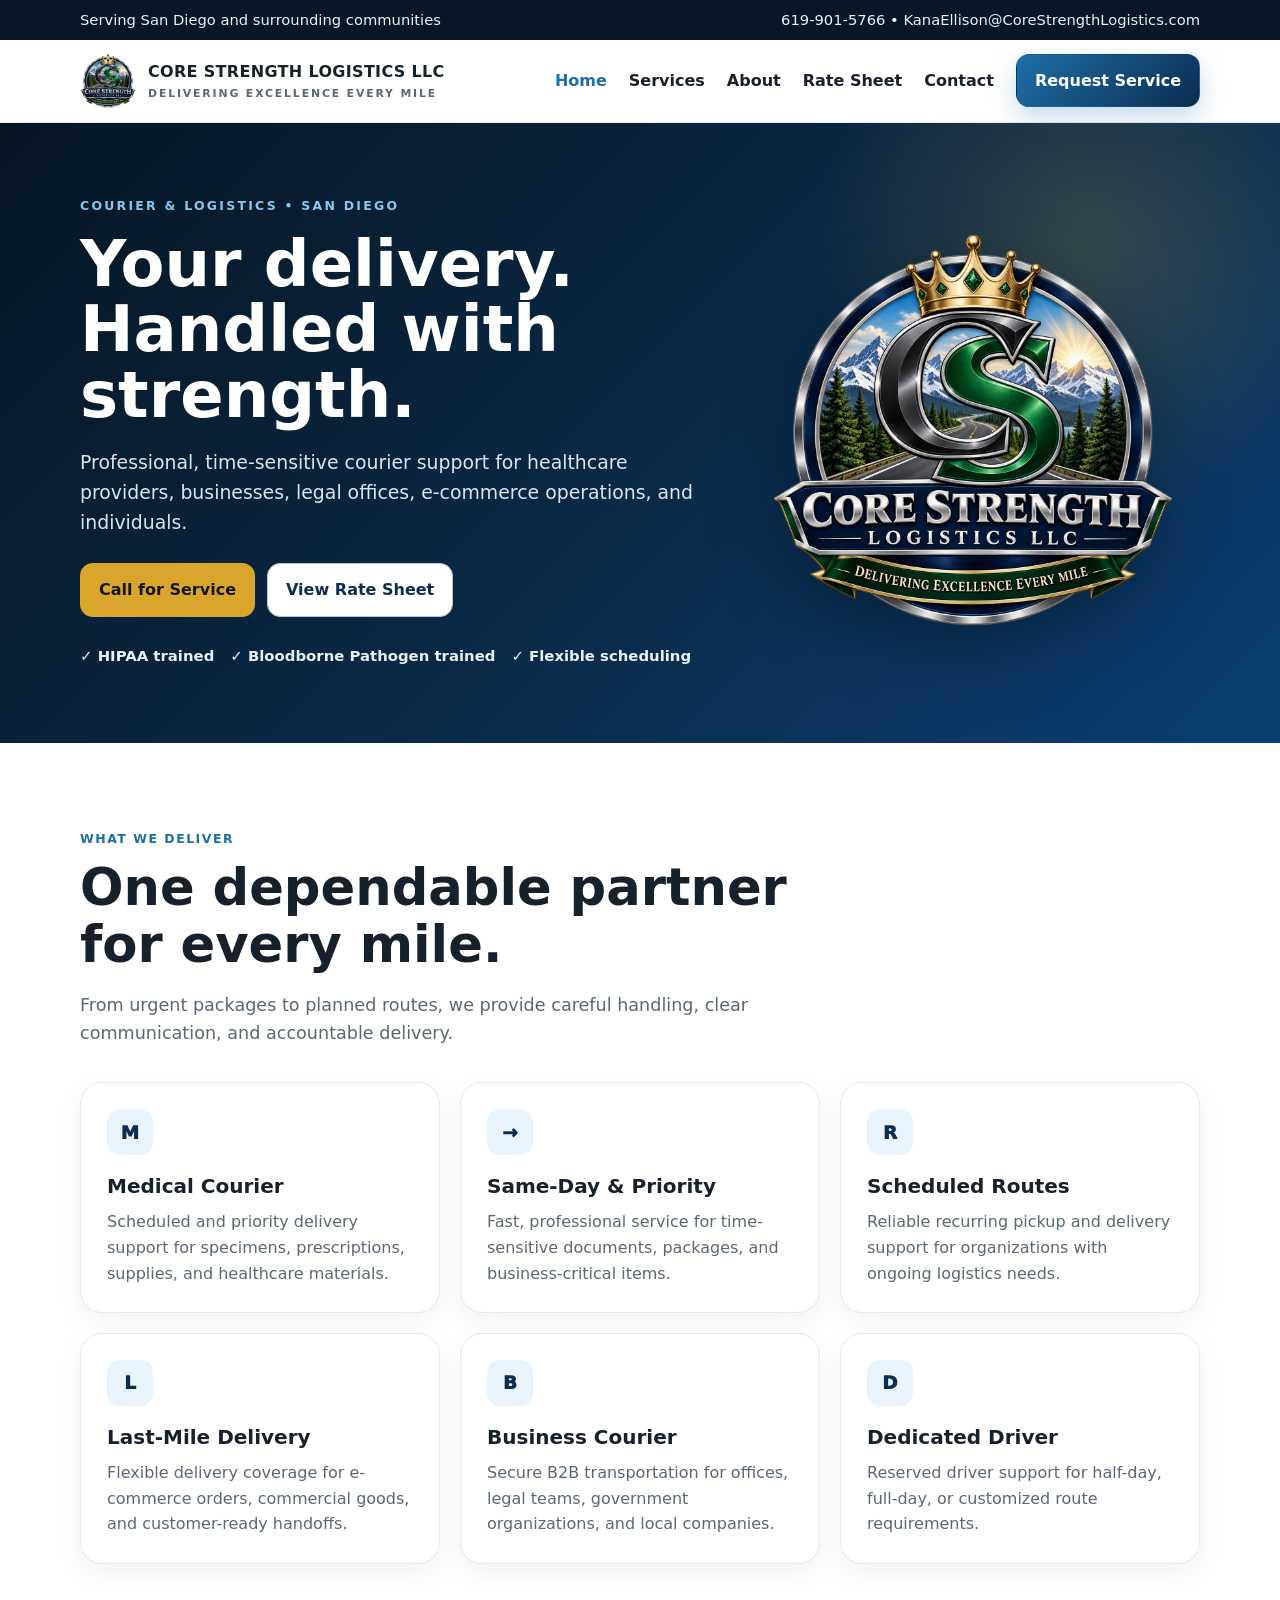
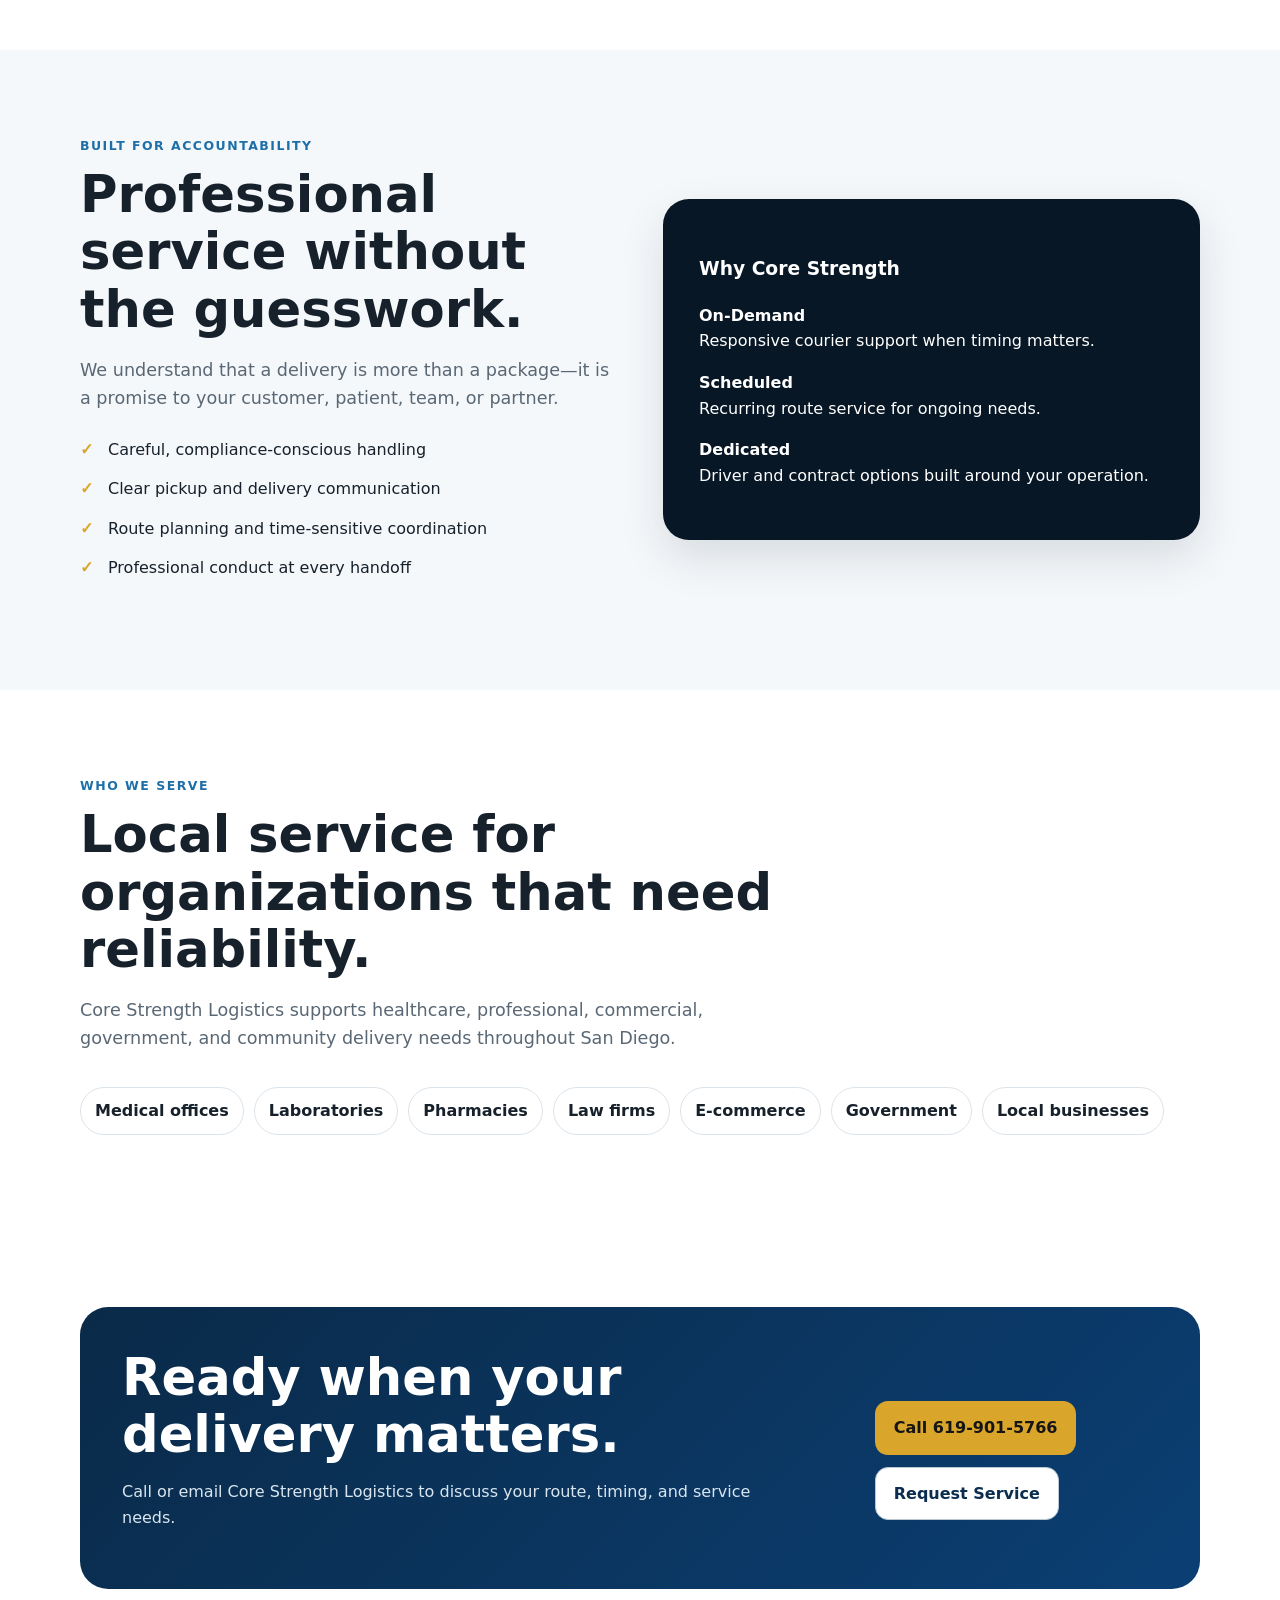
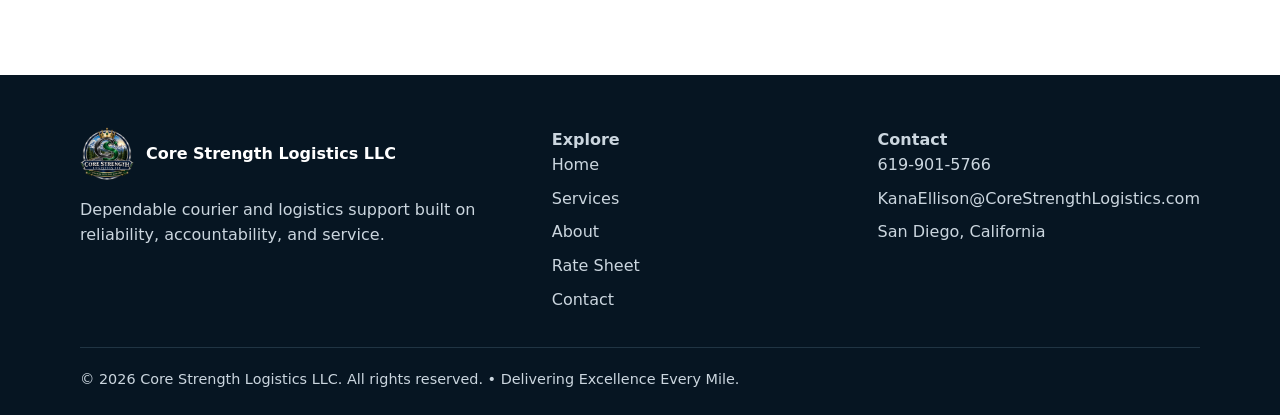
<file: index.html>
<!doctype html>
<html lang="en">
<head>
<meta charset="utf-8"><meta name="viewport" content="width=device-width,initial-scale=1">
<meta http-equiv="Content-Security-Policy" content="default-src 'self'; base-uri 'self'; form-action 'self'">
<title>Core Strength Logistics LLC | San Diego Courier & Logistics</title>
<meta name="description" content="Professional courier and logistics services in San Diego, including medical courier, same-day, scheduled routes, last-mile and dedicated driver support.">
<link rel="icon" href="assets/img/logo.png" type="image/png">
<link rel="stylesheet" href="assets/css/base.css">
<link rel="stylesheet" href="assets/css/layout.css">
<link rel="stylesheet" href="assets/css/components.css">
<link rel="stylesheet" href="assets/css/pages.css">
</head>
<body>

<a class="skip" href="#main">Skip to content</a>
<div class="topbar"><div class="container"><span>Serving San Diego and surrounding communities</span><span><a href="tel:+16199015766">619-901-5766</a> • <a href="mailto:KanaEllison@CoreStrengthLogistics.com">KanaEllison@CoreStrengthLogistics.com</a></span></div></div>
<header class="site-header">
  <div class="container nav">
    <a class="brand" href="index.html" aria-label="Core Strength Logistics home"><img src="assets/img/logo.png" alt=""><span>CORE STRENGTH LOGISTICS LLC<small>DELIVERING EXCELLENCE EVERY MILE</small></span></a>
    <button class="menu" aria-label="Toggle navigation" aria-expanded="false">☰</button>
    <nav class="navlinks" aria-label="Primary"><a href="index.html" aria-current="page">Home</a>
<a href="services.html" >Services</a>
<a href="about.html" >About</a>
<a href="rates.html" >Rate Sheet</a>
<a href="contact.html" >Contact</a><a class="btn btn-primary" href="contact.html#request">Request Service</a></nav>
  </div>
</header>
<main id="main">
<section class="hero"><div class="container hero-grid">
  <div><div class="eyebrow">Courier & Logistics • San Diego</div><h1>Your delivery.<br>Handled with strength.</h1>
  <p>Professional, time-sensitive courier support for healthcare providers, businesses, legal offices, e-commerce operations, and individuals.</p>
  <div class="hero-actions"><a class="btn btn-gold" href="tel:+16199015766">Call for Service</a><a class="btn btn-outline" href="rates.html">View Rate Sheet</a></div>
  <div class="checks"><span>✓ HIPAA trained</span><span>✓ Bloodborne Pathogen trained</span><span>✓ Flexible scheduling</span></div></div>
  <div class="hero-logo"><img src="assets/img/logo.png" alt="Core Strength Logistics crowned CS mountain and highway emblem"></div>
</div></section>
<section class="section"><div class="container"><div class="section-head"><div class="kicker">What we deliver</div><h2>One dependable partner for every mile.</h2><p class="lead">From urgent packages to planned routes, we provide careful handling, clear communication, and accountable delivery.</p></div>
<div class="grid-3">
  <article class="card"><div class="icon">M</div><h3>Medical Courier</h3><p>Scheduled and priority delivery support for specimens, prescriptions, supplies, and healthcare materials.</p></article>
  <article class="card"><div class="icon">→</div><h3>Same-Day & Priority</h3><p>Fast, professional service for time-sensitive documents, packages, and business-critical items.</p></article>
  <article class="card"><div class="icon">R</div><h3>Scheduled Routes</h3><p>Reliable recurring pickup and delivery support for organizations with ongoing logistics needs.</p></article>
  <article class="card"><div class="icon">L</div><h3>Last-Mile Delivery</h3><p>Flexible delivery coverage for e-commerce orders, commercial goods, and customer-ready handoffs.</p></article>
  <article class="card"><div class="icon">B</div><h3>Business Courier</h3><p>Secure B2B transportation for offices, legal teams, government organizations, and local companies.</p></article>
  <article class="card"><div class="icon">D</div><h3>Dedicated Driver</h3><p>Reserved driver support for half-day, full-day, or customized route requirements.</p></article>
</div></div></section>
<section class="section alt"><div class="container two-col">
  <div><div class="kicker">Built for accountability</div><h2>Professional service without the guesswork.</h2><p class="lead">We understand that a delivery is more than a package—it is a promise to your customer, patient, team, or partner.</p>
  <ul class="list-check"><li>Careful, compliance-conscious handling</li><li>Clear pickup and delivery communication</li><li>Route planning and time-sensitive coordination</li><li>Professional conduct at every handoff</li></ul></div>
  <div class="panel"><h3>Why Core Strength</h3><p><strong>On-Demand</strong><br>Responsive courier support when timing matters.</p><p><strong>Scheduled</strong><br>Recurring route service for ongoing needs.</p><p><strong>Dedicated</strong><br>Driver and contract options built around your operation.</p></div>
</div></section>
<section class="section"><div class="container"><div class="section-head"><div class="kicker">Who we serve</div><h2>Local service for organizations that need reliability.</h2><p class="lead">Core Strength Logistics supports healthcare, professional, commercial, government, and community delivery needs throughout San Diego.</p></div>
<div class="pills"><span class="pill">Medical offices</span><span class="pill">Laboratories</span><span class="pill">Pharmacies</span><span class="pill">Law firms</span><span class="pill">E-commerce</span><span class="pill">Government</span><span class="pill">Local businesses</span></div></div></section>
<section class="section"><div class="container"><div class="cta"><div><h2>Ready when your delivery matters.</h2><p>Call or email Core Strength Logistics to discuss your route, timing, and service needs.</p></div><div class="cta-actions"><a class="btn btn-gold" href="tel:+16199015766">Call 619-901-5766</a><a class="btn btn-outline" href="contact.html#request">Request Service</a></div></div></div></section>
</main>

<footer>
  <div class="container">
    <div class="footer-grid">
      <div><div class="footer-brand"><img src="assets/img/logo.png" alt=""><span>Core Strength Logistics LLC</span></div><p>Dependable courier and logistics support built on reliability, accountability, and service.</p></div>
      <div><strong>Explore</strong><div class="footer-links"><a href="index.html">Home</a><a href="services.html">Services</a><a href="about.html">About</a><a href="rates.html">Rate Sheet</a><a href="contact.html">Contact</a></div></div>
      <div><strong>Contact</strong><div class="footer-links"><a href="tel:+16199015766">619-901-5766</a><a href="mailto:KanaEllison@CoreStrengthLogistics.com">KanaEllison@CoreStrengthLogistics.com</a><span>San Diego, California</span></div></div>
    </div>
    <div class="copyright">© 2026 Core Strength Logistics LLC. All rights reserved. • Delivering Excellence Every Mile.</div>
  </div>
</footer>
<script type="module" src="assets/js/main.js"></script>

</body></html>
</file>
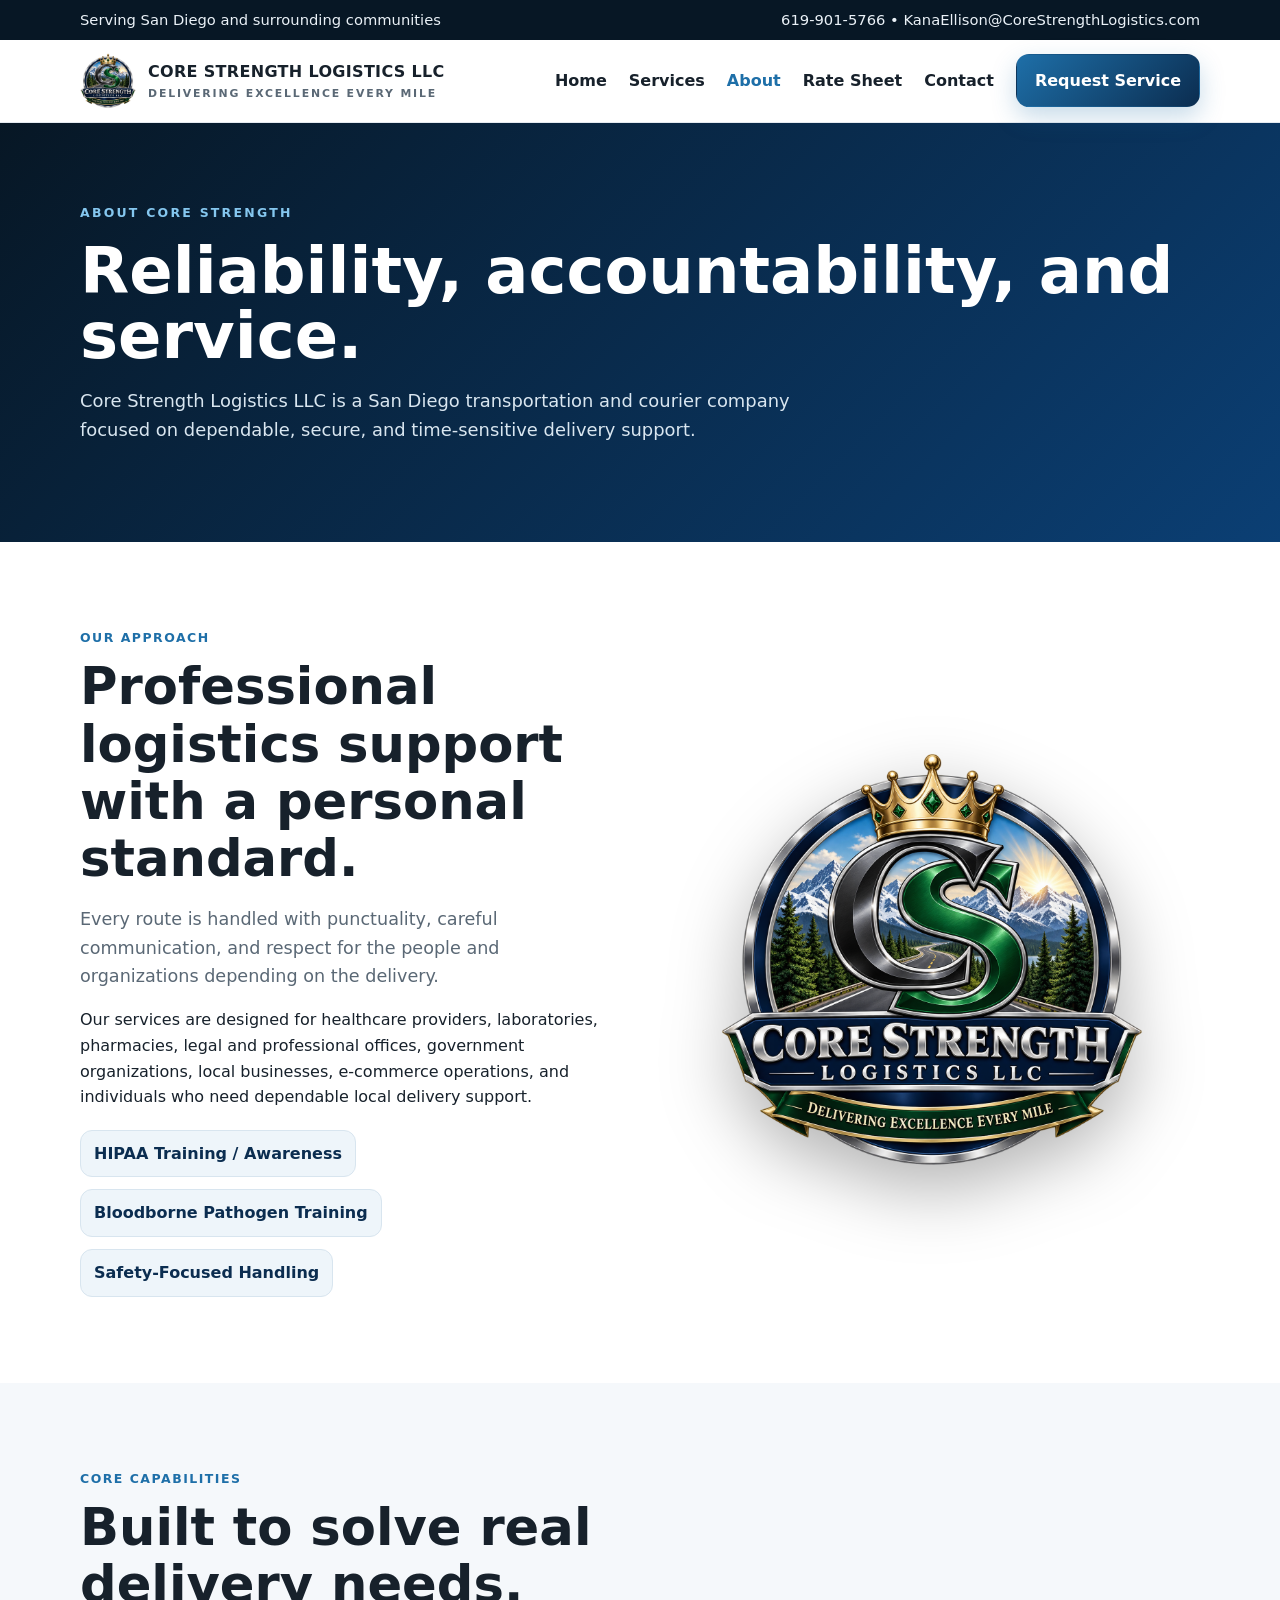
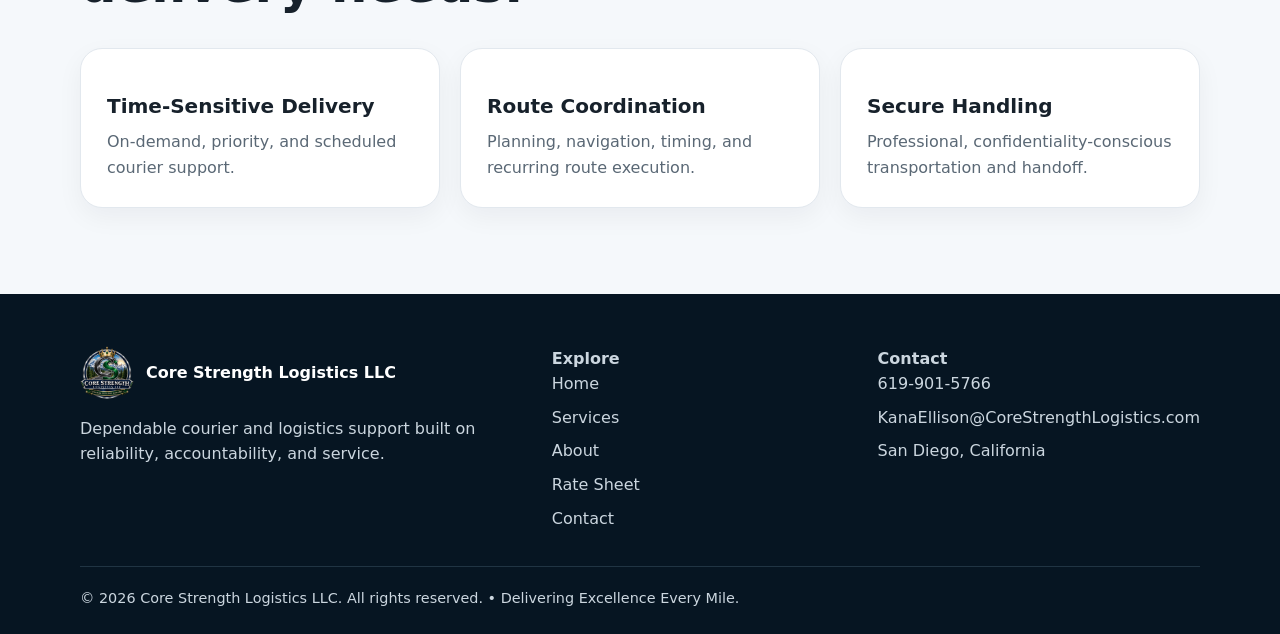
<file: about.html>
<!doctype html>
<html lang="en">
<head>
<meta charset="utf-8"><meta name="viewport" content="width=device-width,initial-scale=1">
<meta http-equiv="Content-Security-Policy" content="default-src 'self'; base-uri 'self'; form-action 'self'">
<title>About | Core Strength Logistics LLC</title>
<meta name="description" content="About Core Strength Logistics LLC, a San Diego courier and logistics company focused on dependable, secure and time-sensitive delivery.">
<link rel="icon" href="assets/img/logo.png" type="image/png">
<link rel="stylesheet" href="assets/css/base.css">
<link rel="stylesheet" href="assets/css/layout.css">
<link rel="stylesheet" href="assets/css/components.css">
<link rel="stylesheet" href="assets/css/pages.css">
</head>
<body>

<a class="skip" href="#main">Skip to content</a>
<div class="topbar"><div class="container"><span>Serving San Diego and surrounding communities</span><span><a href="tel:+16199015766">619-901-5766</a> • <a href="mailto:KanaEllison@CoreStrengthLogistics.com">KanaEllison@CoreStrengthLogistics.com</a></span></div></div>
<header class="site-header">
  <div class="container nav">
    <a class="brand" href="index.html" aria-label="Core Strength Logistics home"><img src="assets/img/logo.png" alt=""><span>CORE STRENGTH LOGISTICS LLC<small>DELIVERING EXCELLENCE EVERY MILE</small></span></a>
    <button class="menu" aria-label="Toggle navigation" aria-expanded="false">☰</button>
    <nav class="navlinks" aria-label="Primary"><a href="index.html" >Home</a>
<a href="services.html" >Services</a>
<a href="about.html" aria-current="page">About</a>
<a href="rates.html" >Rate Sheet</a>
<a href="contact.html" >Contact</a><a class="btn btn-primary" href="contact.html#request">Request Service</a></nav>
  </div>
</header>
<main id="main">
<section class="page-hero"><div class="container"><div class="eyebrow">About Core Strength</div><h1>Reliability, accountability, and service.</h1><p>Core Strength Logistics LLC is a San Diego transportation and courier company focused on dependable, secure, and time-sensitive delivery support.</p></div></section>
<section class="section"><div class="container two-col"><div><div class="kicker">Our approach</div><h2>Professional logistics support with a personal standard.</h2><p class="lead">Every route is handled with punctuality, careful communication, and respect for the people and organizations depending on the delivery.</p><p>Our services are designed for healthcare providers, laboratories, pharmacies, legal and professional offices, government organizations, local businesses, e-commerce operations, and individuals who need dependable local delivery support.</p><div class="badge-row"><span class="badge">HIPAA Training / Awareness</span><span class="badge">Bloodborne Pathogen Training</span><span class="badge">Safety-Focused Handling</span></div></div><div class="hero-logo"><img src="assets/img/logo.png" alt="Core Strength Logistics emblem"></div></div></section>
<section class="section alt"><div class="container"><div class="section-head"><div class="kicker">Core capabilities</div><h2>Built to solve real delivery needs.</h2></div><div class="grid-3">
<article class="card"><h3>Time-Sensitive Delivery</h3><p>On-demand, priority, and scheduled courier support.</p></article>
<article class="card"><h3>Route Coordination</h3><p>Planning, navigation, timing, and recurring route execution.</p></article>
<article class="card"><h3>Secure Handling</h3><p>Professional, confidentiality-conscious transportation and handoff.</p></article>
</div></div></section>
</main>

<footer>
  <div class="container">
    <div class="footer-grid">
      <div><div class="footer-brand"><img src="assets/img/logo.png" alt=""><span>Core Strength Logistics LLC</span></div><p>Dependable courier and logistics support built on reliability, accountability, and service.</p></div>
      <div><strong>Explore</strong><div class="footer-links"><a href="index.html">Home</a><a href="services.html">Services</a><a href="about.html">About</a><a href="rates.html">Rate Sheet</a><a href="contact.html">Contact</a></div></div>
      <div><strong>Contact</strong><div class="footer-links"><a href="tel:+16199015766">619-901-5766</a><a href="mailto:KanaEllison@CoreStrengthLogistics.com">KanaEllison@CoreStrengthLogistics.com</a><span>San Diego, California</span></div></div>
    </div>
    <div class="copyright">© 2026 Core Strength Logistics LLC. All rights reserved. • Delivering Excellence Every Mile.</div>
  </div>
</footer>
<script type="module" src="assets/js/main.js"></script>

</body></html>
</file>
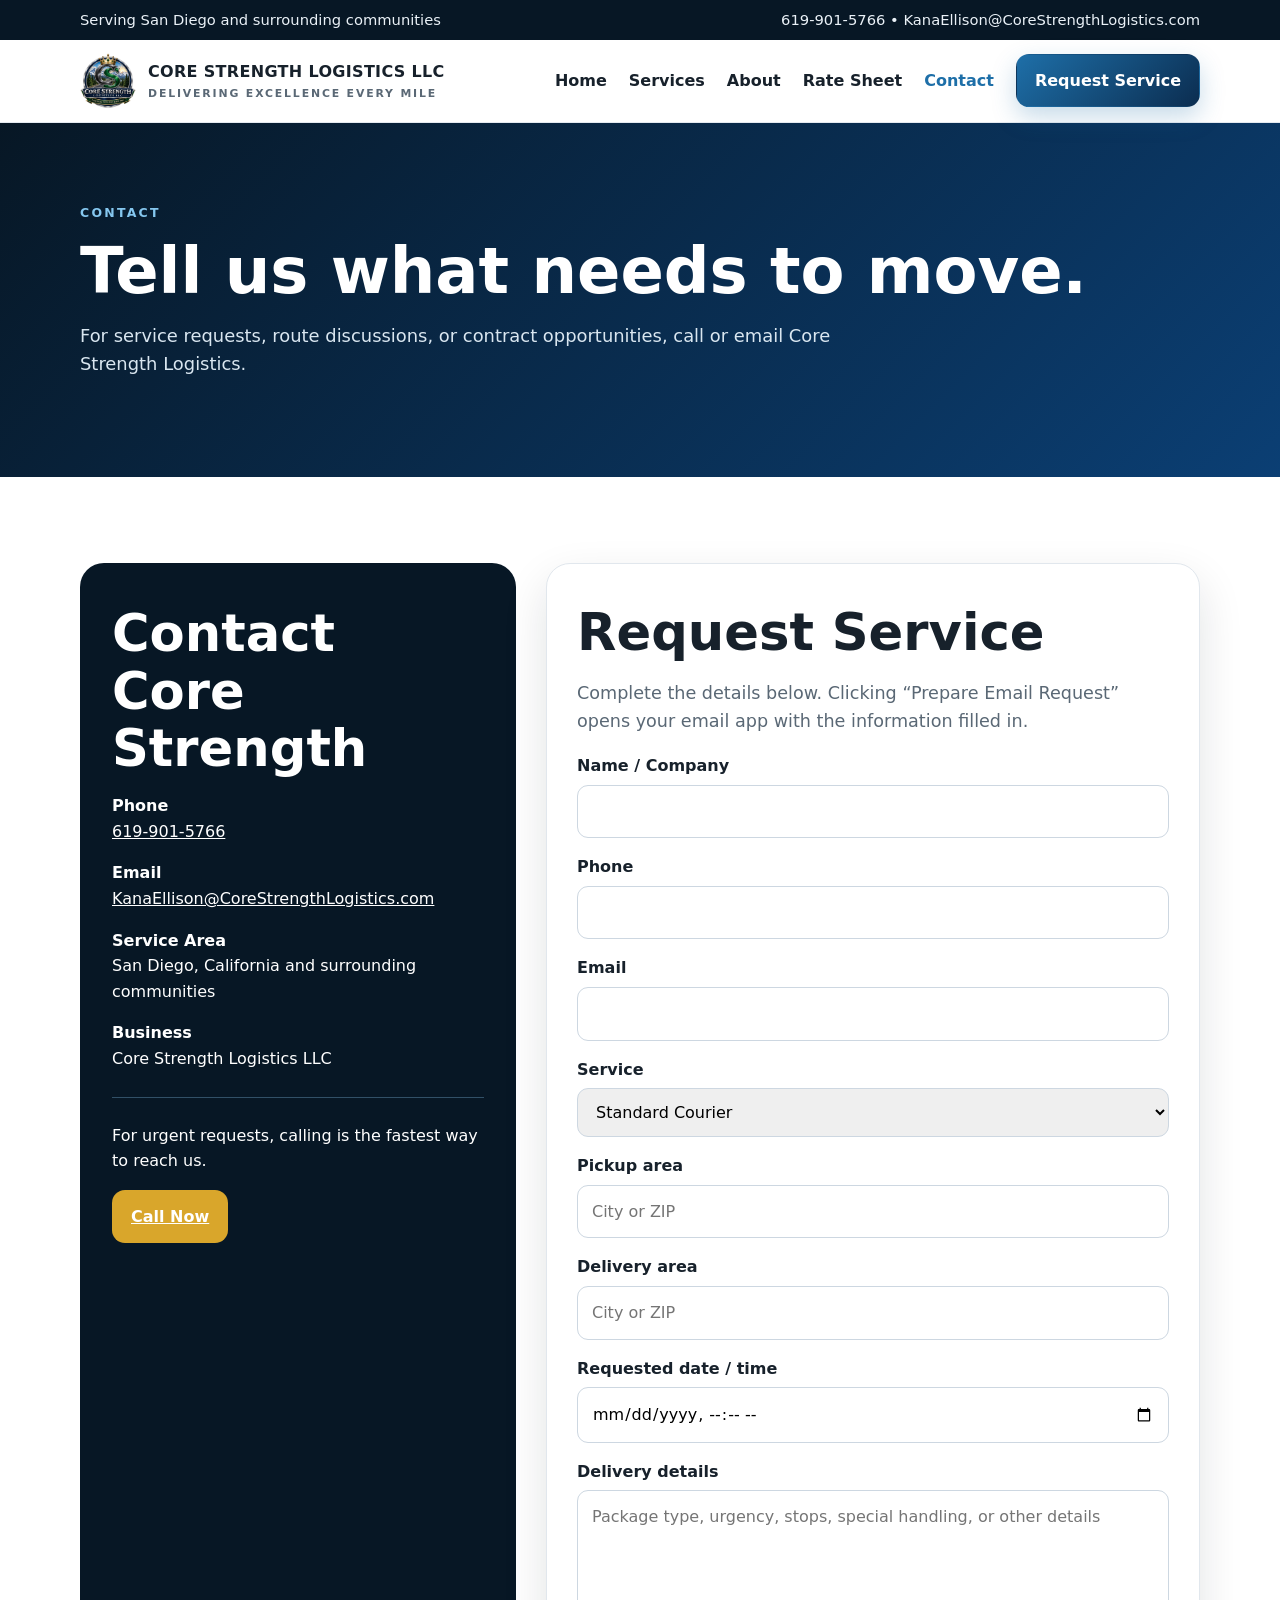
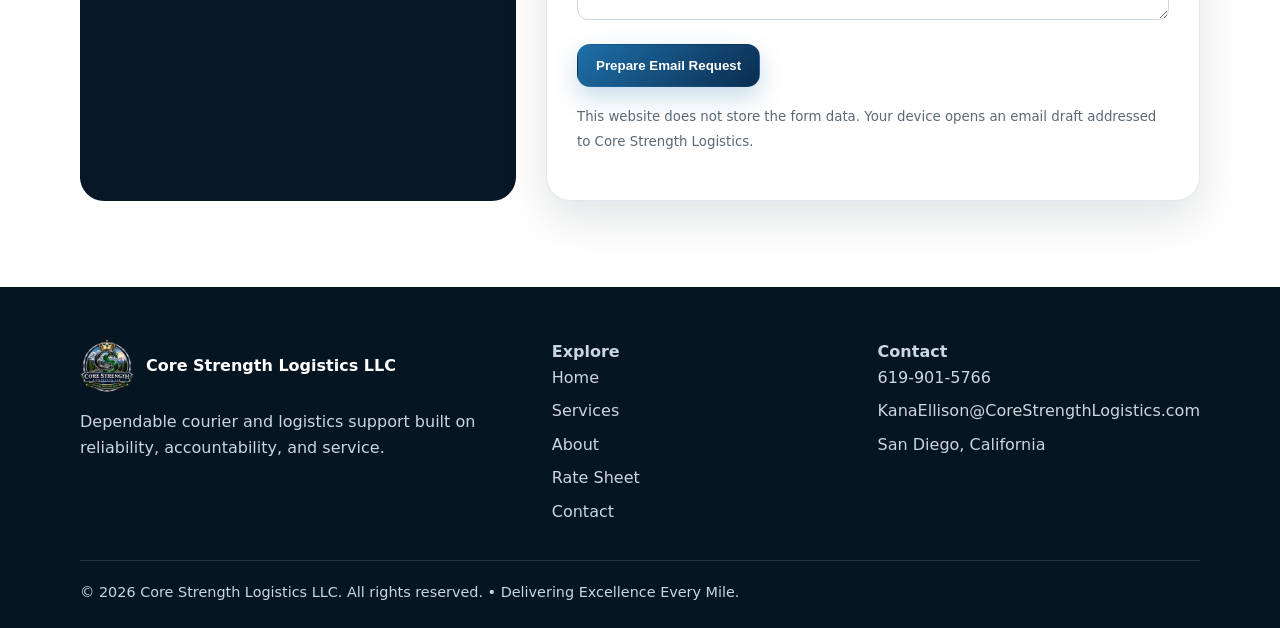
<file: contact.html>
<!doctype html>
<html lang="en">
<head>
<meta charset="utf-8"><meta name="viewport" content="width=device-width,initial-scale=1">
<meta http-equiv="Content-Security-Policy" content="default-src 'self'; base-uri 'self'; form-action 'self'">
<title>Contact & Request Service | Core Strength Logistics LLC</title>
<meta name="description" content="Contact Core Strength Logistics LLC or prepare a courier service request in San Diego.">
<link rel="icon" href="assets/img/logo.png" type="image/png">
<link rel="stylesheet" href="assets/css/base.css">
<link rel="stylesheet" href="assets/css/layout.css">
<link rel="stylesheet" href="assets/css/components.css">
<link rel="stylesheet" href="assets/css/pages.css">
</head>
<body>

<a class="skip" href="#main">Skip to content</a>
<div class="topbar"><div class="container"><span>Serving San Diego and surrounding communities</span><span><a href="tel:+16199015766">619-901-5766</a> • <a href="mailto:KanaEllison@CoreStrengthLogistics.com">KanaEllison@CoreStrengthLogistics.com</a></span></div></div>
<header class="site-header">
  <div class="container nav">
    <a class="brand" href="index.html" aria-label="Core Strength Logistics home"><img src="assets/img/logo.png" alt=""><span>CORE STRENGTH LOGISTICS LLC<small>DELIVERING EXCELLENCE EVERY MILE</small></span></a>
    <button class="menu" aria-label="Toggle navigation" aria-expanded="false">☰</button>
    <nav class="navlinks" aria-label="Primary"><a href="index.html" >Home</a>
<a href="services.html" >Services</a>
<a href="about.html" >About</a>
<a href="rates.html" >Rate Sheet</a>
<a href="contact.html" aria-current="page">Contact</a><a class="btn btn-primary" href="contact.html#request">Request Service</a></nav>
  </div>
</header>
<main id="main">
<section class="page-hero"><div class="container"><div class="eyebrow">Contact</div><h1>Tell us what needs to move.</h1><p>For service requests, route discussions, or contract opportunities, call or email Core Strength Logistics.</p></div></section>
<section class="section" id="request"><div class="container contact-grid">
<div class="contact-box"><h2>Contact Core Strength</h2><p><strong>Phone</strong><br><a href="tel:+16199015766">619-901-5766</a></p><p><strong>Email</strong><br><a href="mailto:KanaEllison@CoreStrengthLogistics.com">KanaEllison@CoreStrengthLogistics.com</a></p><p><strong>Service Area</strong><br>San Diego, California and surrounding communities</p><p><strong>Business</strong><br>Core Strength Logistics LLC</p><hr><p>For urgent requests, calling is the fastest way to reach us.</p><a class="btn btn-gold" href="tel:+16199015766">Call Now</a></div>
<form class="form" id="quote-form"><h2>Request Service</h2><p class="lead">Complete the details below. Clicking “Prepare Email Request” opens your email app with the information filled in.</p>
<div class="field"><label for="name">Name / Company</label><input id="name" name="name" required></div>
<div class="field"><label for="phone">Phone</label><input id="phone" name="phone" type="tel"></div>
<div class="field"><label for="email">Email</label><input id="email" name="email" type="email" required></div>
<div class="field"><label for="service">Service</label><select id="service" name="service"><option>Standard Courier</option><option>Medical Courier</option><option>STAT / Rush</option><option>Same-Day Priority</option><option>Scheduled Route</option><option>Last-Mile Delivery</option><option>Dedicated Driver</option><option>Commercial / Contract</option></select></div>
<div class="field"><label for="pickup">Pickup area</label><input id="pickup" name="pickup" placeholder="City or ZIP"></div>
<div class="field"><label for="delivery">Delivery area</label><input id="delivery" name="delivery" placeholder="City or ZIP"></div>
<div class="field"><label for="datetime">Requested date / time</label><input id="datetime" name="datetime" type="datetime-local"></div>
<div class="field"><label for="details">Delivery details</label><textarea id="details" name="details" placeholder="Package type, urgency, stops, special handling, or other details"></textarea></div>
<button class="btn btn-primary" type="submit">Prepare Email Request</button><p><small>This website does not store the form data. Your device opens an email draft addressed to Core Strength Logistics.</small></p></form>
</div></section>
</main>

<footer>
  <div class="container">
    <div class="footer-grid">
      <div><div class="footer-brand"><img src="assets/img/logo.png" alt=""><span>Core Strength Logistics LLC</span></div><p>Dependable courier and logistics support built on reliability, accountability, and service.</p></div>
      <div><strong>Explore</strong><div class="footer-links"><a href="index.html">Home</a><a href="services.html">Services</a><a href="about.html">About</a><a href="rates.html">Rate Sheet</a><a href="contact.html">Contact</a></div></div>
      <div><strong>Contact</strong><div class="footer-links"><a href="tel:+16199015766">619-901-5766</a><a href="mailto:KanaEllison@CoreStrengthLogistics.com">KanaEllison@CoreStrengthLogistics.com</a><span>San Diego, California</span></div></div>
    </div>
    <div class="copyright">© 2026 Core Strength Logistics LLC. All rights reserved. • Delivering Excellence Every Mile.</div>
  </div>
</footer>
<script type="module" src="assets/js/main.js"></script>
<script type="module" src="assets/js/contact.js"></script>

</body></html>
</file>
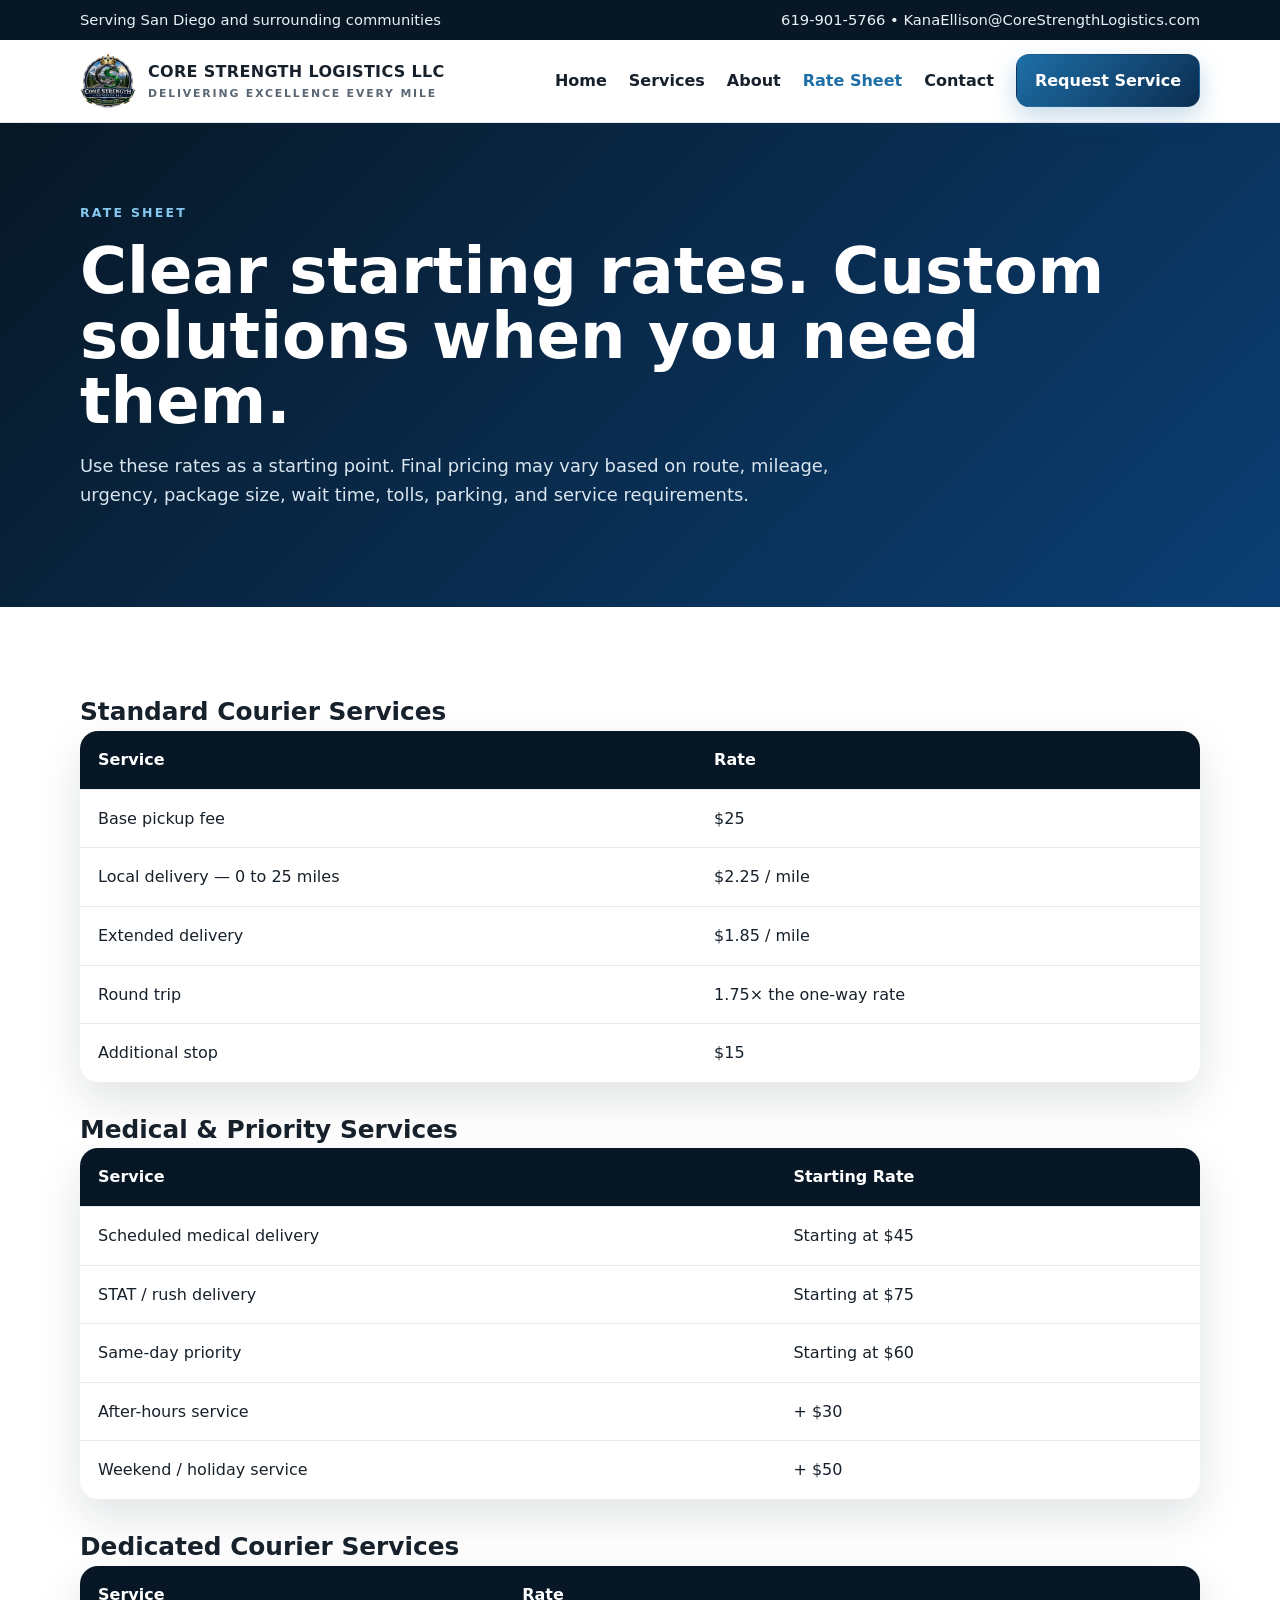
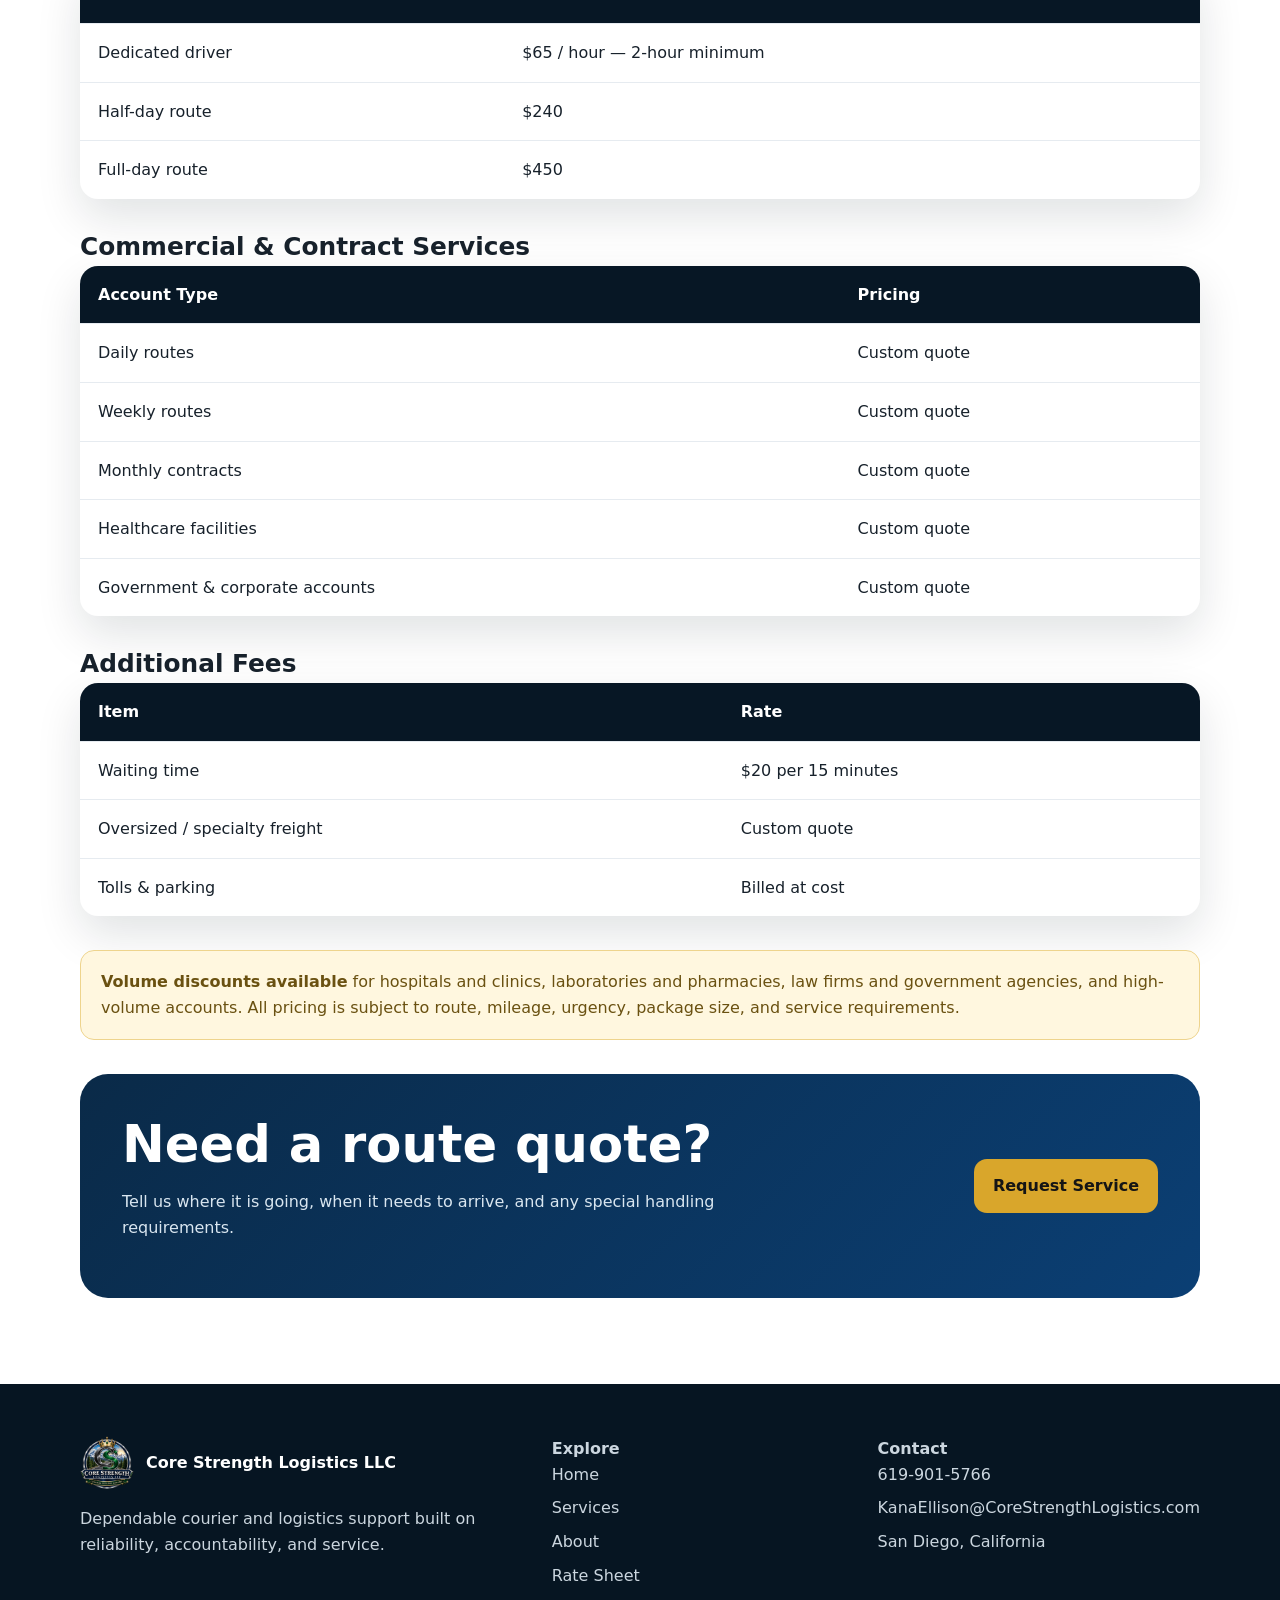
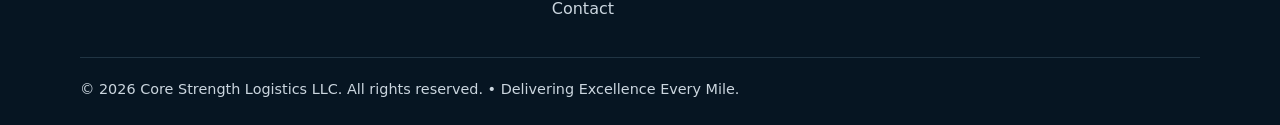
<file: rates.html>
<!doctype html>
<html lang="en">
<head>
<meta charset="utf-8"><meta name="viewport" content="width=device-width,initial-scale=1">
<meta http-equiv="Content-Security-Policy" content="default-src 'self'; base-uri 'self'; form-action 'self'">
<title>Rate Sheet | Core Strength Logistics LLC</title>
<meta name="description" content="Core Strength Logistics courier rate sheet for standard courier, medical, priority, dedicated driver and contract services.">
<link rel="icon" href="assets/img/logo.png" type="image/png">
<link rel="stylesheet" href="assets/css/base.css">
<link rel="stylesheet" href="assets/css/layout.css">
<link rel="stylesheet" href="assets/css/components.css">
<link rel="stylesheet" href="assets/css/pages.css">
</head>
<body>

<a class="skip" href="#main">Skip to content</a>
<div class="topbar"><div class="container"><span>Serving San Diego and surrounding communities</span><span><a href="tel:+16199015766">619-901-5766</a> • <a href="mailto:KanaEllison@CoreStrengthLogistics.com">KanaEllison@CoreStrengthLogistics.com</a></span></div></div>
<header class="site-header">
  <div class="container nav">
    <a class="brand" href="index.html" aria-label="Core Strength Logistics home"><img src="assets/img/logo.png" alt=""><span>CORE STRENGTH LOGISTICS LLC<small>DELIVERING EXCELLENCE EVERY MILE</small></span></a>
    <button class="menu" aria-label="Toggle navigation" aria-expanded="false">☰</button>
    <nav class="navlinks" aria-label="Primary"><a href="index.html" >Home</a>
<a href="services.html" >Services</a>
<a href="about.html" >About</a>
<a href="rates.html" aria-current="page">Rate Sheet</a>
<a href="contact.html" >Contact</a><a class="btn btn-primary" href="contact.html#request">Request Service</a></nav>
  </div>
</header>
<main id="main">
<section class="page-hero"><div class="container"><div class="eyebrow">Rate Sheet</div><h1>Clear starting rates. Custom solutions when you need them.</h1><p>Use these rates as a starting point. Final pricing may vary based on route, mileage, urgency, package size, wait time, tolls, parking, and service requirements.</p></div></section>
<section class="section"><div class="container">
<div class="rate-section"><h2>Standard Courier Services</h2><table class="price-table"><thead><tr><th>Service</th><th>Rate</th></tr></thead><tbody>
<tr><td>Base pickup fee</td><td>$25</td></tr><tr><td>Local delivery — 0 to 25 miles</td><td>$2.25 / mile</td></tr><tr><td>Extended delivery</td><td>$1.85 / mile</td></tr><tr><td>Round trip</td><td>1.75× the one-way rate</td></tr><tr><td>Additional stop</td><td>$15</td></tr>
</tbody></table></div>
<div class="rate-section"><h2>Medical & Priority Services</h2><table class="price-table"><thead><tr><th>Service</th><th>Starting Rate</th></tr></thead><tbody>
<tr><td>Scheduled medical delivery</td><td>Starting at $45</td></tr><tr><td>STAT / rush delivery</td><td>Starting at $75</td></tr><tr><td>Same-day priority</td><td>Starting at $60</td></tr><tr><td>After-hours service</td><td>+ $30</td></tr><tr><td>Weekend / holiday service</td><td>+ $50</td></tr>
</tbody></table></div>
<div class="rate-section"><h2>Dedicated Courier Services</h2><table class="price-table"><thead><tr><th>Service</th><th>Rate</th></tr></thead><tbody>
<tr><td>Dedicated driver</td><td>$65 / hour — 2-hour minimum</td></tr><tr><td>Half-day route</td><td>$240</td></tr><tr><td>Full-day route</td><td>$450</td></tr>
</tbody></table></div>
<div class="rate-section"><h2>Commercial & Contract Services</h2><table class="price-table"><thead><tr><th>Account Type</th><th>Pricing</th></tr></thead><tbody>
<tr><td>Daily routes</td><td>Custom quote</td></tr><tr><td>Weekly routes</td><td>Custom quote</td></tr><tr><td>Monthly contracts</td><td>Custom quote</td></tr><tr><td>Healthcare facilities</td><td>Custom quote</td></tr><tr><td>Government & corporate accounts</td><td>Custom quote</td></tr>
</tbody></table></div>
<div class="rate-section"><h2>Additional Fees</h2><table class="price-table"><thead><tr><th>Item</th><th>Rate</th></tr></thead><tbody>
<tr><td>Waiting time</td><td>$20 per 15 minutes</td></tr><tr><td>Oversized / specialty freight</td><td>Custom quote</td></tr><tr><td>Tolls & parking</td><td>Billed at cost</td></tr>
</tbody></table></div>
<div class="notice"><strong>Volume discounts available</strong> for hospitals and clinics, laboratories and pharmacies, law firms and government agencies, and high-volume accounts. All pricing is subject to route, mileage, urgency, package size, and service requirements.</div>
<div class="cta rate-cta"><div><h2>Need a route quote?</h2><p>Tell us where it is going, when it needs to arrive, and any special handling requirements.</p></div><a class="btn btn-gold" href="contact.html#request">Request Service</a></div>
</div></section>
</main>

<footer>
  <div class="container">
    <div class="footer-grid">
      <div><div class="footer-brand"><img src="assets/img/logo.png" alt=""><span>Core Strength Logistics LLC</span></div><p>Dependable courier and logistics support built on reliability, accountability, and service.</p></div>
      <div><strong>Explore</strong><div class="footer-links"><a href="index.html">Home</a><a href="services.html">Services</a><a href="about.html">About</a><a href="rates.html">Rate Sheet</a><a href="contact.html">Contact</a></div></div>
      <div><strong>Contact</strong><div class="footer-links"><a href="tel:+16199015766">619-901-5766</a><a href="mailto:KanaEllison@CoreStrengthLogistics.com">KanaEllison@CoreStrengthLogistics.com</a><span>San Diego, California</span></div></div>
    </div>
    <div class="copyright">© 2026 Core Strength Logistics LLC. All rights reserved. • Delivering Excellence Every Mile.</div>
  </div>
</footer>
<script type="module" src="assets/js/main.js"></script>

</body></html>
</file>
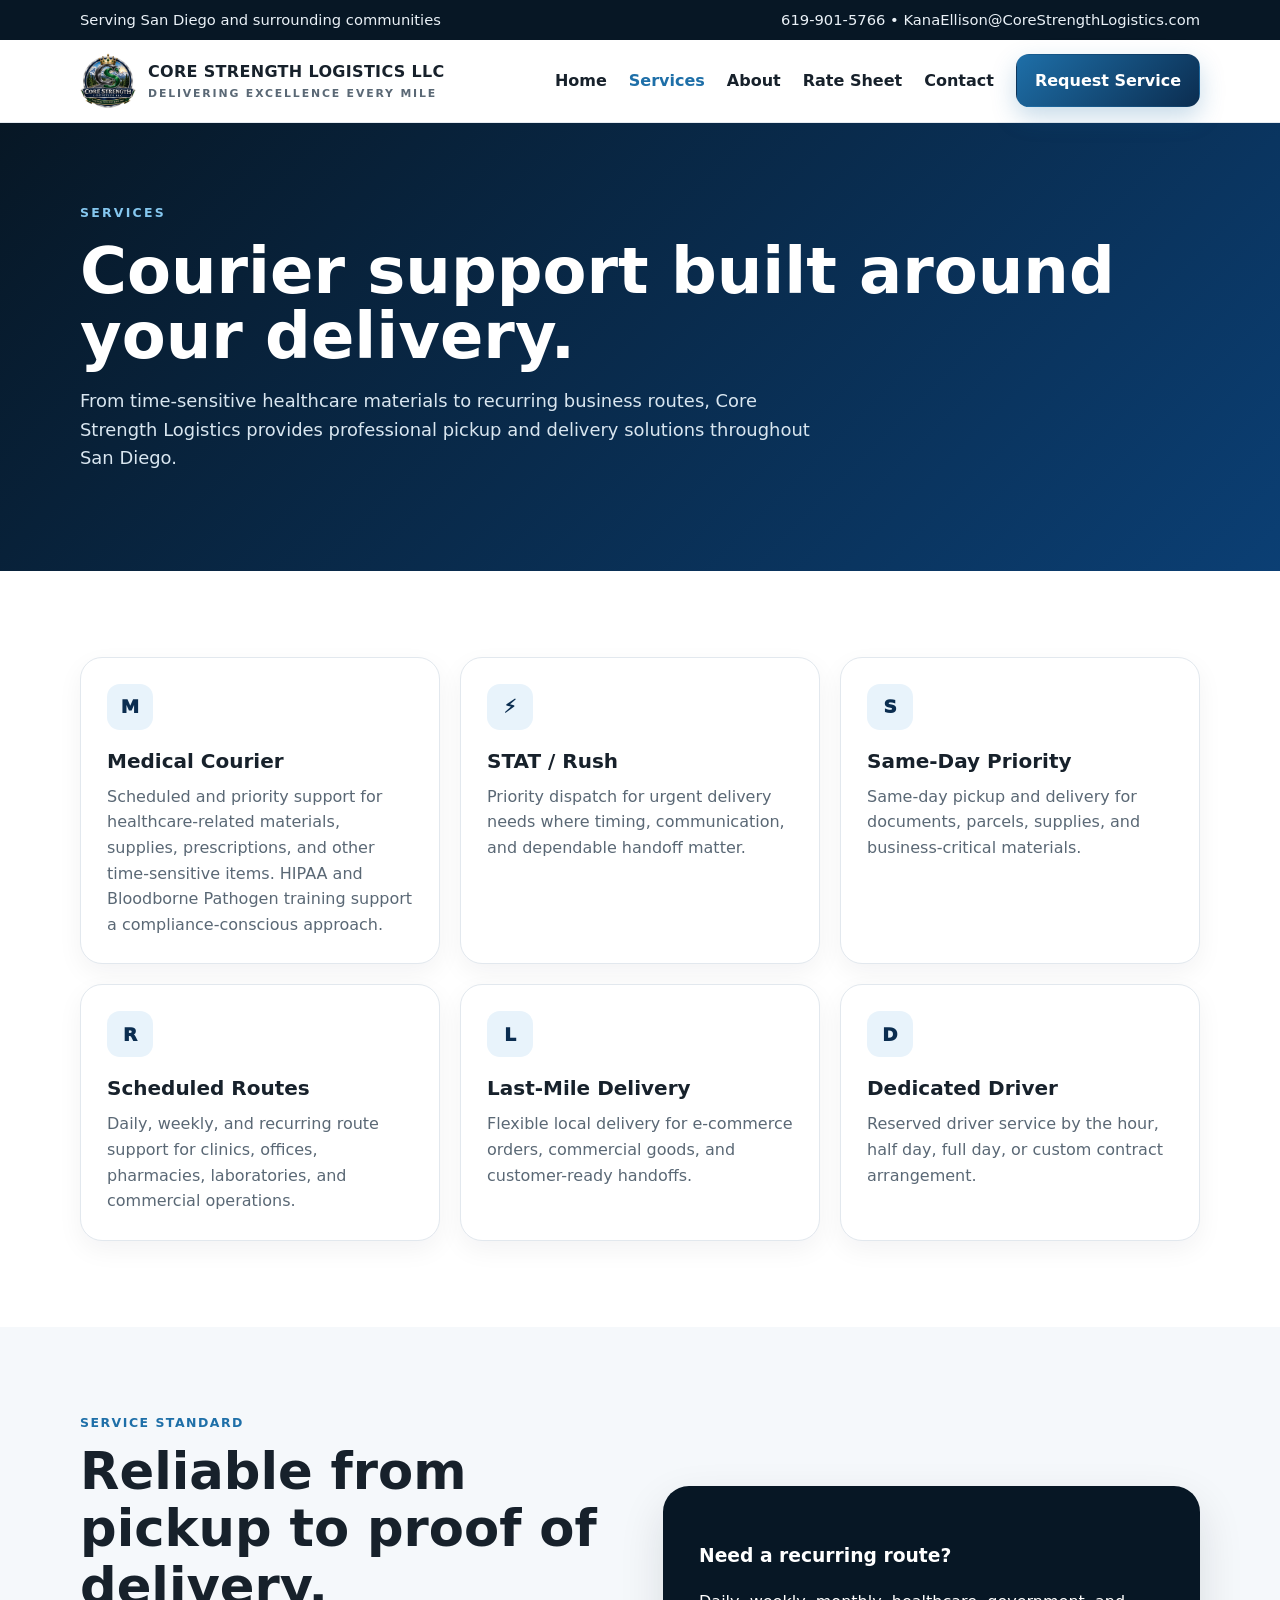
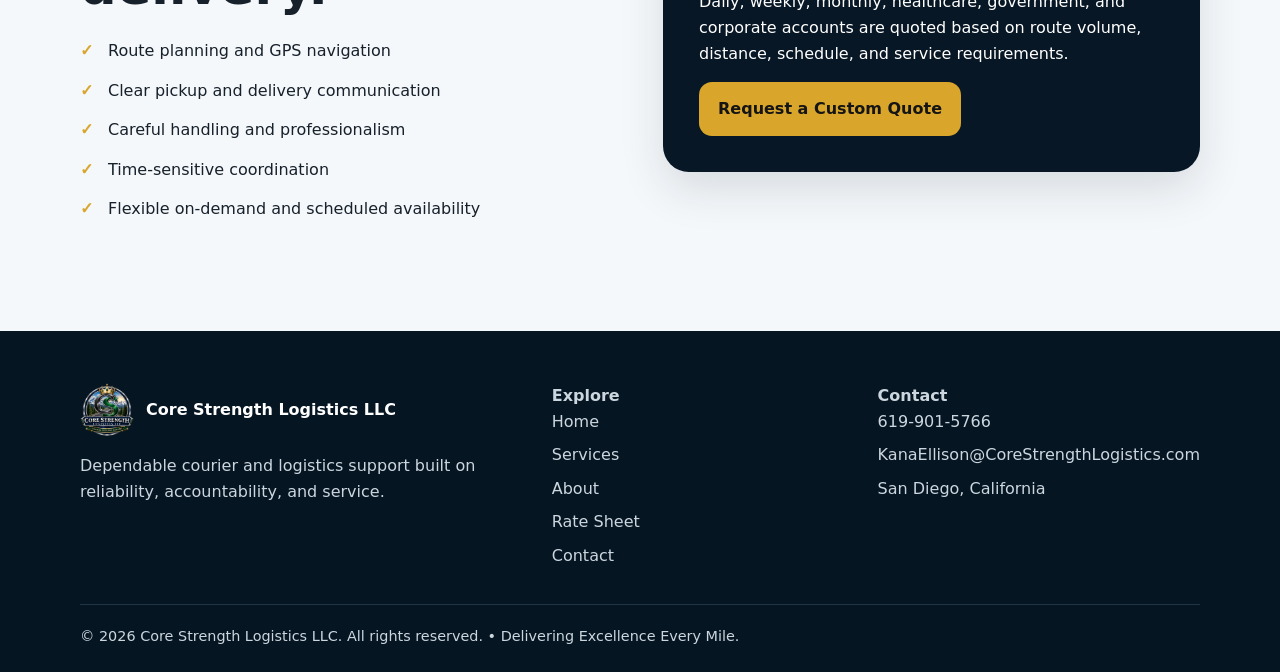
<file: services.html>
<!doctype html>
<html lang="en">
<head>
<meta charset="utf-8"><meta name="viewport" content="width=device-width,initial-scale=1">
<meta http-equiv="Content-Security-Policy" content="default-src 'self'; base-uri 'self'; form-action 'self'">
<title>Services | Core Strength Logistics LLC</title>
<meta name="description" content="Courier and logistics services including medical courier, STAT/rush, same-day, scheduled routes, last-mile delivery and dedicated driver support.">
<link rel="icon" href="assets/img/logo.png" type="image/png">
<link rel="stylesheet" href="assets/css/base.css">
<link rel="stylesheet" href="assets/css/layout.css">
<link rel="stylesheet" href="assets/css/components.css">
<link rel="stylesheet" href="assets/css/pages.css">
</head>
<body>

<a class="skip" href="#main">Skip to content</a>
<div class="topbar"><div class="container"><span>Serving San Diego and surrounding communities</span><span><a href="tel:+16199015766">619-901-5766</a> • <a href="mailto:KanaEllison@CoreStrengthLogistics.com">KanaEllison@CoreStrengthLogistics.com</a></span></div></div>
<header class="site-header">
  <div class="container nav">
    <a class="brand" href="index.html" aria-label="Core Strength Logistics home"><img src="assets/img/logo.png" alt=""><span>CORE STRENGTH LOGISTICS LLC<small>DELIVERING EXCELLENCE EVERY MILE</small></span></a>
    <button class="menu" aria-label="Toggle navigation" aria-expanded="false">☰</button>
    <nav class="navlinks" aria-label="Primary"><a href="index.html" >Home</a>
<a href="services.html" aria-current="page">Services</a>
<a href="about.html" >About</a>
<a href="rates.html" >Rate Sheet</a>
<a href="contact.html" >Contact</a><a class="btn btn-primary" href="contact.html#request">Request Service</a></nav>
  </div>
</header>
<main id="main">
<section class="page-hero"><div class="container"><div class="eyebrow">Services</div><h1>Courier support built around your delivery.</h1><p>From time-sensitive healthcare materials to recurring business routes, Core Strength Logistics provides professional pickup and delivery solutions throughout San Diego.</p></div></section>
<section class="section"><div class="container"><div class="grid-3">
<article class="card"><div class="icon">M</div><h3>Medical Courier</h3><p>Scheduled and priority support for healthcare-related materials, supplies, prescriptions, and other time-sensitive items. HIPAA and Bloodborne Pathogen training support a compliance-conscious approach.</p></article>
<article class="card"><div class="icon">⚡</div><h3>STAT / Rush</h3><p>Priority dispatch for urgent delivery needs where timing, communication, and dependable handoff matter.</p></article>
<article class="card"><div class="icon">S</div><h3>Same-Day Priority</h3><p>Same-day pickup and delivery for documents, parcels, supplies, and business-critical materials.</p></article>
<article class="card"><div class="icon">R</div><h3>Scheduled Routes</h3><p>Daily, weekly, and recurring route support for clinics, offices, pharmacies, laboratories, and commercial operations.</p></article>
<article class="card"><div class="icon">L</div><h3>Last-Mile Delivery</h3><p>Flexible local delivery for e-commerce orders, commercial goods, and customer-ready handoffs.</p></article>
<article class="card"><div class="icon">D</div><h3>Dedicated Driver</h3><p>Reserved driver service by the hour, half day, full day, or custom contract arrangement.</p></article>
</div></div></section>
<section class="section alt"><div class="container two-col"><div><div class="kicker">Service standard</div><h2>Reliable from pickup to proof of delivery.</h2><ul class="list-check"><li>Route planning and GPS navigation</li><li>Clear pickup and delivery communication</li><li>Careful handling and professionalism</li><li>Time-sensitive coordination</li><li>Flexible on-demand and scheduled availability</li></ul></div><div class="panel"><h3>Need a recurring route?</h3><p>Daily, weekly, monthly, healthcare, government, and corporate accounts are quoted based on route volume, distance, schedule, and service requirements.</p><a class="btn btn-gold" href="contact.html#request">Request a Custom Quote</a></div></div></section>
</main>

<footer>
  <div class="container">
    <div class="footer-grid">
      <div><div class="footer-brand"><img src="assets/img/logo.png" alt=""><span>Core Strength Logistics LLC</span></div><p>Dependable courier and logistics support built on reliability, accountability, and service.</p></div>
      <div><strong>Explore</strong><div class="footer-links"><a href="index.html">Home</a><a href="services.html">Services</a><a href="about.html">About</a><a href="rates.html">Rate Sheet</a><a href="contact.html">Contact</a></div></div>
      <div><strong>Contact</strong><div class="footer-links"><a href="tel:+16199015766">619-901-5766</a><a href="mailto:KanaEllison@CoreStrengthLogistics.com">KanaEllison@CoreStrengthLogistics.com</a><span>San Diego, California</span></div></div>
    </div>
    <div class="copyright">© 2026 Core Strength Logistics LLC. All rights reserved. • Delivering Excellence Every Mile.</div>
  </div>
</footer>
<script type="module" src="assets/js/main.js"></script>

</body></html>
</file>
<file: assets/css/base.css>
/* Design tokens, reset, and global element defaults. Loaded first. */

:root{
  --navy:#071725;--navy2:#0b2d50;--blue:#1e6fa8;--sky:#e8f3fb;--gold:#d9a62b;
  --silver:#cbd3dc;--ink:#17212b;--muted:#5a6875;--white:#fff;--soft:#f5f8fb;
  --shadow:0 18px 45px rgba(7,23,37,.12);--radius:22px;
}
*{box-sizing:border-box}html{scroll-behavior:smooth}
body{margin:0;font-family:Inter,ui-sans-serif,system-ui,-apple-system,BlinkMacSystemFont,"Segoe UI",sans-serif;color:var(--ink);background:#fff;line-height:1.6}
a{color:inherit;text-decoration:none}
.container{width:min(1120px,calc(100% - 36px));margin:auto}
.skip{position:absolute;left:-999px;top:0;background:#fff;padding:10px;z-index:99}.skip:focus{left:10px}
</file>
<file: assets/css/layout.css>
/* Site chrome (topbar, header, nav, footer) and layout primitives.
   Each breakpoint block sits directly after the rules it overrides. */

/* Topbar */
.topbar{background:var(--navy);color:#eaf1f7;font-size:.92rem}.topbar .container{display:flex;justify-content:space-between;gap:16px;padding:8px 0;flex-wrap:wrap}
@media(max-width:580px){.topbar .container{display:block}.topbar .container span{display:block;margin:3px 0}}

/* Header and primary nav */
.site-header{position:sticky;top:0;z-index:50;background:rgba(255,255,255,.96);backdrop-filter:blur(10px);border-bottom:1px solid #e5eaf0}
.nav{min-height:82px;display:flex;align-items:center;justify-content:space-between;gap:20px}
.brand{display:flex;align-items:center;gap:12px;font-weight:900;letter-spacing:.02em}.brand img{width:56px;height:56px}.brand span small{display:block;font-size:.68rem;color:var(--muted);font-weight:800;letter-spacing:.17em}
.navlinks{display:flex;gap:22px;align-items:center;font-weight:750}.navlinks a:hover,.navlinks a[aria-current="page"]{color:var(--blue)}
.menu{display:none;border:1px solid #d9e1e8;background:#fff;border-radius:10px;padding:8px 11px;font-size:1.25rem}
@media(max-width:860px){
  .menu{display:block}.navlinks{display:none;position:absolute;top:82px;left:0;right:0;background:#fff;padding:18px;box-shadow:0 16px 30px rgba(0,0,0,.1);flex-direction:column;align-items:stretch}.navlinks.open{display:flex}.navlinks .btn{width:100%}
}
@media(max-width:580px){.brand span{font-size:.88rem}}

/* Sections */
.section{padding:86px 0}.section.alt{background:var(--soft)}.section-head{max-width:730px;margin-bottom:35px}.section h2{font-size:clamp(2rem,4vw,3.25rem);line-height:1.12;margin:.2em 0}
@media(max-width:580px){.section{padding:65px 0}}

/* Grid primitives */
.grid-3{display:grid;grid-template-columns:repeat(3,1fr);gap:20px}
.two-col{display:grid;grid-template-columns:1fr 1fr;gap:46px;align-items:center}
@media(max-width:860px){.two-col{grid-template-columns:1fr}.grid-3{grid-template-columns:1fr 1fr}}

/* Footer */
footer{background:#061522;color:#cbd6df;padding:52px 0 24px}.footer-grid{display:grid;grid-template-columns:1.2fr .8fr .8fr;gap:34px}.footer-brand{display:flex;gap:12px;align-items:center;color:#fff;font-weight:900}.footer-brand img{width:54px}.footer-links{display:grid;gap:8px}.footer-links a:hover{color:#fff}.copyright{border-top:1px solid #203443;margin-top:35px;padding-top:20px;font-size:.9rem}
@media(max-width:860px){.footer-grid{grid-template-columns:1fr 1fr}}

/* Collapses .grid-3 and .footer-grid to one column. Kept as a single rule and
   placed last so it still wins over both 860px overrides above. */
@media(max-width:580px){.grid-3,.footer-grid{grid-template-columns:1fr}}
</file>
<file: assets/css/components.css>
/* Named, reusable pieces: buttons, cards, panels, tables, forms, text accents. */

/* Buttons */
.btn{display:inline-flex;align-items:center;justify-content:center;gap:8px;padding:13px 18px;border-radius:13px;font-weight:850;border:1px solid transparent;transition:.2s transform,.2s box-shadow;cursor:pointer}
.btn:hover{transform:translateY(-1px)}.btn-primary{background:linear-gradient(135deg,var(--blue),var(--navy2));color:#fff;box-shadow:0 10px 25px rgba(30,111,168,.25)}
.btn-outline{border-color:#b9c7d3;background:#fff;color:var(--navy2)}.btn-gold{background:var(--gold);color:#151515}

/* Text accents */
.eyebrow{font-size:.78rem;font-weight:900;letter-spacing:.18em;text-transform:uppercase;color:#85c7ef}
.lead{font-size:1.1rem;color:var(--muted)}

/* Cards */
.card{border:1px solid #e2e8ee;border-radius:var(--radius);padding:26px;background:#fff;box-shadow:0 9px 26px rgba(7,23,37,.05)}
.icon{width:46px;height:46px;border-radius:13px;display:grid;place-items:center;background:var(--sky);color:var(--navy2);font-weight:950;font-size:1.15rem}
.card h3{margin:15px 0 7px;font-size:1.25rem}.card p{margin:0;color:var(--muted)}

/* Panel */
.panel{background:var(--navy);color:#fff;padding:36px;border-radius:26px;box-shadow:var(--shadow)}.panel ul{padding-left:20px}.panel li{margin:10px 0}

/* Pills */
.pills{display:flex;flex-wrap:wrap;gap:10px}.pill{padding:10px 14px;border:1px solid #dce4eb;border-radius:999px;background:#fff;font-weight:750}

/* Rate tables */
.price-table{width:100%;border-collapse:collapse;background:#fff;border-radius:18px;overflow:hidden;box-shadow:var(--shadow)}.price-table th,.price-table td{padding:16px 18px;border-bottom:1px solid #e6ebf0;text-align:left}.price-table th{background:var(--navy);color:#fff}.price-table tr:last-child td{border-bottom:0}.rate-section{margin:0 0 34px}.rate-section h2{font-size:1.55rem}
@media(max-width:580px){.price-table{font-size:.92rem}.price-table th,.price-table td{padding:12px 11px}}

/* Notice */
.notice{padding:18px 20px;background:#fff7df;border:1px solid #eed48d;border-radius:14px;color:#6a5111}

/* Forms */
.form{background:#fff;border:1px solid #e1e7ed;border-radius:24px;padding:30px;box-shadow:var(--shadow)}label{font-weight:800;display:block;margin:0 0 6px}.field{margin-bottom:16px}input,select,textarea{width:100%;padding:13px 14px;border:1px solid #cdd7e1;border-radius:11px;font:inherit}textarea{min-height:130px;resize:vertical}.form small{color:var(--muted)}

/* Kicker, checklists, badges */
.kicker{color:var(--blue);font-weight:900;letter-spacing:.12em;text-transform:uppercase;font-size:.78rem}
.list-check{list-style:none;padding:0}.list-check li{padding:7px 0 7px 28px;position:relative}.list-check li:before{content:"✓";position:absolute;left:0;color:var(--gold);font-weight:950}
.badge-row{display:flex;gap:12px;flex-wrap:wrap;margin-top:20px}.badge{background:#eef5fa;border:1px solid #d8e5ef;padding:10px 13px;border-radius:12px;font-weight:800;color:var(--navy2)}
</file>
<file: assets/css/pages.css>
/* Page-specific section blocks: home hero, CTA band, interior page hero, contact. */

/* Home hero */
.hero{background:
 radial-gradient(circle at 85% 20%,rgba(217,166,43,.20),transparent 23%),
 linear-gradient(135deg,#061522 0%,#0a2a48 55%,#0b3f74 100%);color:#fff;overflow:hidden}
.hero-grid{display:grid;grid-template-columns:1.15fr .85fr;align-items:center;gap:52px;min-height:620px;padding:68px 0}
.hero h1,.page-hero h1{font-size:clamp(2.6rem,5vw,5rem);line-height:1.02;margin:.25em 0}.hero p{font-size:1.18rem;color:#d9e6f0;max-width:700px}
.hero-actions,.cta-actions{display:flex;gap:12px;flex-wrap:wrap;margin-top:26px}.checks{display:flex;gap:16px;flex-wrap:wrap;margin-top:28px;color:#eaf2f7;font-weight:750;font-size:.93rem}
.hero-logo{display:flex;justify-content:center}.hero-logo img{width:min(430px,90%);filter:drop-shadow(0 24px 35px rgba(0,0,0,.3))}
@media(max-width:860px){
  .hero-grid{grid-template-columns:1fr}.hero-grid{padding:54px 0;min-height:auto}.hero-logo{order:-1}.hero-logo img{width:260px}
}

/* CTA band */
.cta{background:linear-gradient(135deg,#0a2a48,#0b3f74);color:#fff;border-radius:28px;padding:42px;display:flex;align-items:center;justify-content:space-between;gap:30px}.cta h2{margin:0}.cta p{color:#d9e6f0;max-width:650px}
.rate-cta{margin-top:34px}
@media(max-width:860px){.cta{align-items:flex-start;flex-direction:column}}

/* Interior page hero */
.page-hero{background:linear-gradient(135deg,#071725,#0b3f74);color:#fff;padding:80px 0}.page-hero p{color:#d9e6f0;max-width:760px;font-size:1.12rem}
@media(max-width:580px){.page-hero{padding:58px 0}}

/* Contact */
.contact-grid{display:grid;grid-template-columns:.8fr 1.2fr;gap:30px}.contact-box{background:var(--navy);color:#fff;border-radius:24px;padding:32px}.contact-box a{color:#fff;text-decoration:underline}
.contact-box hr{border:0;border-top:1px solid #315067;margin:25px 0}
@media(max-width:860px){.contact-grid{grid-template-columns:1fr}}
</file>
